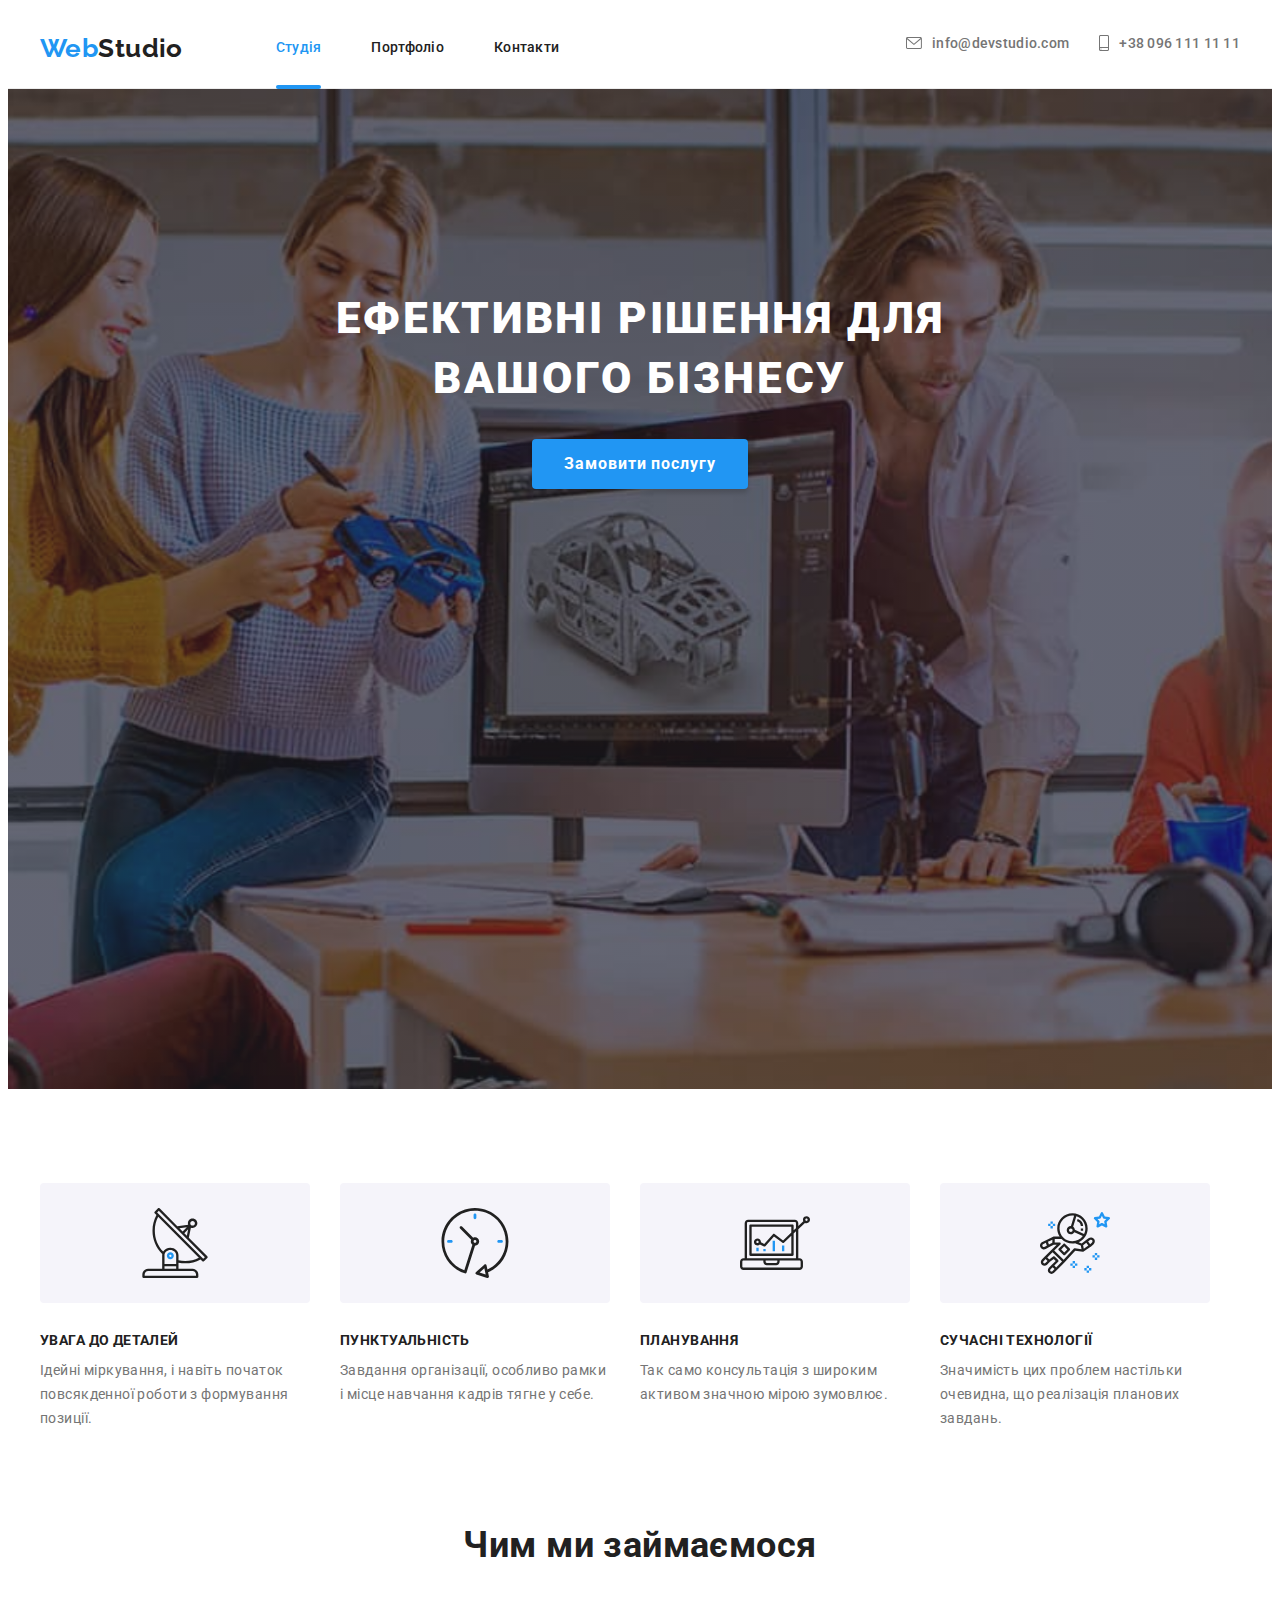
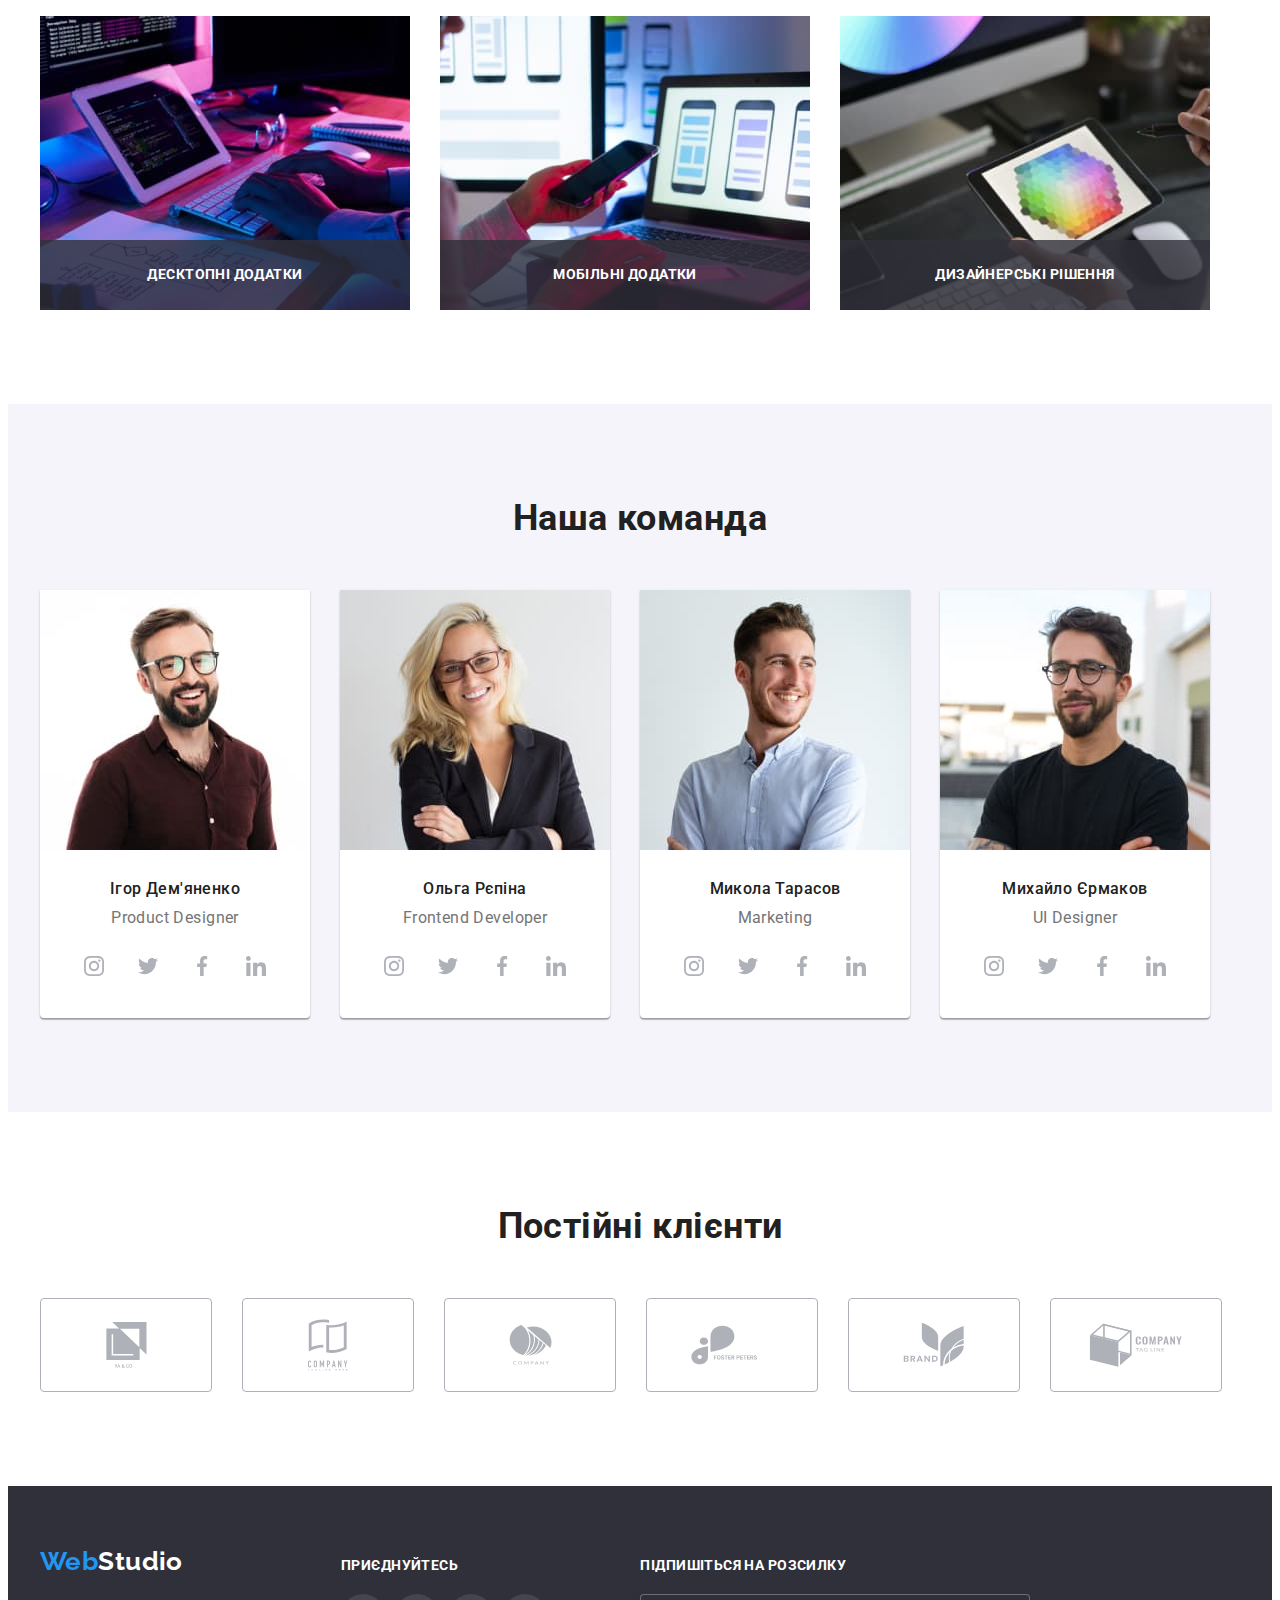
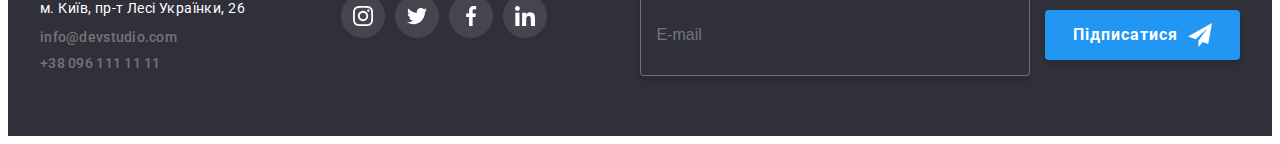
<file: index.html>
<!DOCTYPE html>
<html lang="uk">
  <head>
    <meta charset="UTF-8" />
    <meta http-equiv="X-UA-Compatible" content="IE=edge" />
    <meta name="viewport" content="width=device-width, initial-scale=1.0" />
    <link rel="preconnect" href="https://fonts.googleapis.com" />
    <link rel="preconnect" href="https://fonts.gstatic.com" crossorigin />
    <link
      href="https://fonts.googleapis.com/css2?family=Raleway:wght@700&family=Roboto:wght@400;500;700;900&display=swap"
      rel="stylesheet"
    />
    <link
      rel="stylesheet"
      href="https://cdnjs.cloudflare.com/ajax/libs/modern-normalize/1.1.0/modern-normalize.min.css"
      integrity="sha512-wpPYUAdjBVSE4KJnH1VR1HeZfpl1ub8YT/NKx4PuQ5NmX2tKuGu6U/JRp5y+Y8XG2tV+wKQpNHVUX03MfMFn9Q=="
      crossorigin="anonymous"
      referrerpolicy="no-referrer"
    />
    <link rel="stylesheet" href="./css/style.css" />
    <title lang="en">WebStudio</title>
  </head>
  <body>
    <header class="page__header">
      <div class="container flex-container">
        <nav class="nav">
          <a class="logo__link link" href="./index.html" lang="en"
            ><span class="logo__style">Web</span>Studio</a
          >
          <ul class="nav__list">
            <li class="nav__item item">
              <a class="nav__link link current" href="./index.html">Студія</a>
            </li>
            <li class="nav__item item">
              <a class="nav__link link" href="./portfolio.html">Портфоліо</a>
            </li>
            <li class="nav__item item">
              <a class="nav__link link" href="">Контакти</a>
            </li>
          </ul>
        </nav>
        <ul class="header-contact">
          <li class="contact-item">
            <a class="contact-mail link" href="malito:info@devstudio.com">
              <svg class="contact-icon" width="16" height="12">
                <use href="./imeges/icons.svg#icon-envelope"></use></svg
              >info@devstudio.com
            </a>
          </li>
          <li class="contact-item">
            <a class="contact-phone-number link" href="tel:+380961111111">
              <svg class="contact-icon" width="10" height="16">
                <use href="./imeges/icons.svg#icon-smartphone"></use>
              </svg>
              +38 096 111 11 11</a
            >
          </li>
        </ul>
      </div>
    </header>

    <main>
      <section class="section page">
        <div class="container">
          <h1 class="page__title">Ефективні рішення для вашого бізнесу</h1>
          <button class="button" type="button" data-modal-open>
            Замовити послугу
          </button>
        </div>
      </section>
      <section class="section feature">
        <div class="container">
          <h2 class="feature__subject visually-hidden">Наші особливості</h2>
          <ul class="feature-items">
            <li class="feature-item item">
              <div class="feature-item-icon">
                <svg width="70" height="70">
                  <use href="./imeges/icons.svg#icon-antenna"></use>
                </svg>
              </div>
              <h3 class="feature-title">УВАГА ДО ДЕТАЛЕЙ</h3>
              <p class="feature__text">
                Ідейні міркування, і навіть початок повсякденної роботи з
                формування позиції.
              </p>
            </li>
            <li class="feature-item item">
              <div class="feature-item-icon">
                <svg width="70" height="70">
                  <use href="./imeges/icons.svg#icon-clock"></use>
                </svg>
              </div>
              <h3 class="feature-title">ПУНКТУАЛЬНІСТЬ</h3>
              <p class="feature__text">
                Завдання організації, особливо рамки і місце навчання кадрів
                тягне у себе.
              </p>
            </li>
            <li class="feature-item item">
              <div class="feature-item-icon">
                <svg width="70" height="70">
                  <use href="./imeges/icons.svg#icon-diagram"></use>
                </svg>
              </div>
              <h3 class="feature-title">ПЛАНУВАННЯ</h3>
              <p class="feature__text">
                Так само консультація з широким активом значною мірою зумовлює.
              </p>
            </li>
            <li class="feature-item item">
              <div class="feature-item-icon">
                <svg width="70" height="70">
                  <use href="./imeges/icons.svg#icon-astronaut"></use>
                </svg>
              </div>
              <h3 class="feature-title">СУЧАСНІ ТЕХНОЛОГІЇ</h3>
              <p class="feature__text">
                Значимість цих проблем настільки очевидна, що реалізація
                планових завдань.
              </p>
            </li>
          </ul>
        </div>
      </section>
      <section class="section make">
        <div class="container">
          <h2 class="make-title">Чим ми займаємося</h2>
          <ul class="make-items">
            <li class="make-item item">
              <img
                src="./imeges/img-4.jpg"
                alt="людина створює сайт"
                width="370"
                height="294"
              />
              <p class="label">Десктопні додатки</p>
            </li>
            <li class="make-item item">
              <img
                src="./imeges/img-5.jpg"
                alt="людина працює з телефоном"
                width="370"
                height="294"
              />
              <p class="label">Мобільні додатки</p>
            </li>
            <li class="make-item item">
              <img
                src="./imeges/img-6.jpg"
                alt="людина працює з планшетом"
                width="370"
                height="294"
              />
              <p class="label">Дизайнерські рішення</p>
            </li>
          </ul>
        </div>
      </section>
      <section class="section team">
        <div class="container">
          <h2 class="team-title">Наша команда</h2>
          <ul class="team-cards">
            <li class="team-card item">
              <img
                src="./imeges/img.jpg"
                width="270"
                height="260"
                alt="Ігор Дем'яненко"
              />
              <div class="team-card-content">
                <h3 class="team-card-title">Ігор Дем'яненко</h3>
                <p class="team-card-text" lang="en">Product Designer</p>
              </div>
              <ul class="social-wrapper">
                <li class="social-list">
                  <a class="social-link">
                    <svg class="social-icon" width="20" height="20">
                      <use href="./imeges/icons.svg#icon-instagram"></use>
                    </svg>
                  </a>
                </li>
                <li class="social-list">
                  <a class="social-link">
                    <svg class="social-icon" width="20" height="20">
                      <use href="./imeges/icons.svg#icon-twitter"></use>
                    </svg>
                  </a>
                </li>
                <li class="social-list">
                  <a class="social-link">
                    <svg class="social-icon" width="20" height="20">
                      <use href="./imeges/icons.svg#icon-facebook"></use>
                    </svg>
                  </a>
                </li>
                <li class="social-list">
                  <a class="social-link">
                    <svg class="social-icon" width="20" height="20">
                      <use href="./imeges/icons.svg#icon-linkedin"></use>
                    </svg>
                  </a>
                </li>
              </ul>
            </li>
            <li class="team-card item">
              <img
                src="./imeges/img-1.jpg"
                width="270"
                height="260"
                alt="Ольга Рєпіна"
              />
              <div class="team-card-content">
                <h3 class="team-card-title">Ольга Рєпіна</h3>
                <p class="team-card-text" lang="en">Frontend Developer</p>
              </div>
              <ul class="social-wrapper">
                <li class="social-list">
                  <a class="social-link">
                    <svg class="social-icon" width="20" height="20">
                      <use href="./imeges/icons.svg#icon-instagram"></use>
                    </svg>
                  </a>
                </li>
                <li class="social-list">
                  <a class="social-link">
                    <svg class="social-icon" width="20" height="20">
                      <use href="./imeges/icons.svg#icon-twitter"></use>
                    </svg>
                  </a>
                </li>
                <li class="social-list">
                  <a class="social-link">
                    <svg class="social-icon" width="20" height="20">
                      <use href="./imeges/icons.svg#icon-facebook"></use>
                    </svg>
                  </a>
                </li>
                <li class="social-list">
                  <a class="social-link">
                    <svg class="social-icon" width="20" height="20">
                      <use href="./imeges/icons.svg#icon-linkedin"></use>
                    </svg>
                  </a>
                </li>
              </ul>
            </li>
            <li class="team-card item">
              <img
                src="./imeges/img-2.jpg"
                width="270"
                height="260"
                alt="Микола Тарасов"
              />
              <div class="team-card-content">
                <h3 class="team-card-title">Микола Тарасов</h3>
                <p class="team-card-text" lang="en">Marketing</p>
              </div>
              <ul class="social-wrapper">
                <li class="social-list">
                  <a class="social-link">
                    <svg class="social-icon" width="20" height="20">
                      <use href="./imeges/icons.svg#icon-instagram"></use>
                    </svg>
                  </a>
                </li>
                <li class="social-list">
                  <a class="social-link">
                    <svg class="social-icon" width="20" height="20">
                      <use href="./imeges/icons.svg#icon-twitter"></use>
                    </svg>
                  </a>
                </li>
                <li class="social-list">
                  <a class="social-link">
                    <svg class="social-icon" width="20" height="20">
                      <use href="./imeges/icons.svg#icon-facebook"></use>
                    </svg>
                  </a>
                </li>
                <li class="social-list">
                  <a class="social-link">
                    <svg class="social-icon" width="20" height="20">
                      <use href="./imeges/icons.svg#icon-linkedin"></use>
                    </svg>
                  </a>
                </li>
              </ul>
            </li>
            <li class="team-card item">
              <img
                src="./imeges/img-3.jpg"
                width="270"
                height="260"
                alt="Михайло Єрмаков"
              />
              <div class="team-card-content">
                <h3 class="team-card-title">Михайло Єрмаков</h3>
                <p class="team-card-text" lang="en">UI Designer</p>
              </div>
              <ul class="social-wrapper">
                <li class="social-list">
                  <a class="social-link">
                    <svg class="social-icon" width="20" height="20">
                      <use href="./imeges/icons.svg#icon-instagram"></use>
                    </svg>
                  </a>
                </li>
                <li class="social-list">
                  <a class="social-link">
                    <svg class="social-icon" width="20" height="20">
                      <use href="./imeges/icons.svg#icon-twitter"></use>
                    </svg>
                  </a>
                </li>
                <li class="social-list">
                  <a class="social-link">
                    <svg class="social-icon" width="20" height="20">
                      <use href="./imeges/icons.svg#icon-facebook"></use>
                    </svg>
                  </a>
                </li>
                <li class="social-list">
                  <a class="social-link">
                    <svg class="social-icon" width="20" height="20">
                      <use href="./imeges/icons.svg#icon-linkedin"></use>
                    </svg>
                  </a>
                </li>
              </ul>
            </li>
          </ul>
        </div>
      </section>
      <section class="section clients">
        <div class="container">
          <h2 class="clients-title">Постійні клієнти</h2>
          <ul class="clients-item">
            <li class="clients-list">
              <a class="clients-link">
                <svg class="clients-icon" width="41" height="46">
                  <use href="./imeges/icons.svg#icon-client-ya-co"></use>
                </svg>
              </a>
            </li>
            <li>
              <a class="clients-link">
                <svg class="clients-icon" width="40" height="52">
                  <use href="./imeges/icons.svg#icon-client-company-here"></use>
                </svg>
              </a>
            </li>
            <li>
              <a class="clients-link">
                <svg class="clients-icon" width="43" height="41">
                  <use href="./imeges/icons.svg#icon-client-company"></use>
                </svg>
              </a>
            </li>
            <li>
              <a class="clients-link">
                <svg class="clients-icon" width="84" height="40">
                  <use
                    href="./imeges/icons.svg#icon-client-forest-peters"
                  ></use>
                </svg>
              </a>
            </li>
            <li>
              <a class="clients-link">
                <svg class="clients-icon" width="62" height="45">
                  <use href="./imeges/icons.svg#icon-client-brand"></use>
                </svg>
              </a>
            </li>
            <li>
              <a class="clients-link">
                <svg class="clients-icon" width="94" height="44">
                  <use href="./imeges/icons.svg#icon-client-company-tag"></use>
                </svg>
              </a>
            </li>
          </ul>
        </div>
      </section>
    </main>
    <footer class="footer">
      <div class="container footer-flex">
        <div class="foter-contact">
          <a class="logo__link link" href="./index.html">
            <span class="logo__style">Web</span>Studio
          </a>
          <address class="address">
            <ul>
              <li class="item">
                <a
                  class="contacts-address-link link"
                  href="https://goo.gl/maps/CyTcwGqxoQTueNPZ7"
                  target="_blank"
                >
                  м. Київ, пр-т Лесі Українки, 26
                </a>
              </li>
              <li class="item">
                <a class="contact-mail link" href="mailto:info@devstudio.com"
                  >info@devstudio.com</a
                >
              </li>
              <li class="item">
                <a class="contact-phone-number link" href="tel:+380961111111"
                  >+38 096 111 11 11</a
                >
              </li>
            </ul>
          </address>
        </div>
        <div class="footer-social">
          <b class="foter-title">приєднуйтесь</b>
          <ul class="social-wrapper">
            <li class="social-list">
              <a class="social-link footer-icon">
                <svg class="social-icon" width="20" height="20">
                  <use href="./imeges/icons.svg#icon-instagram"></use>
                </svg>
              </a>
            </li>
            <li class="social-list">
              <a class="social-link footer-icon">
                <svg class="social-icon" width="20" height="20">
                  <use href="./imeges/icons.svg#icon-twitter"></use>
                </svg>
              </a>
            </li>
            <li class="social-list">
              <a class="social-link footer-icon">
                <svg class="social-icon" width="20" height="20">
                  <use href="./imeges/icons.svg#icon-facebook"></use>
                </svg>
              </a>
            </li>
            <li class="social-list">
              <a class="social-link footer-icon">
                <svg class="social-icon" width="20" height="20">
                  <use href="./imeges/icons.svg#icon-linkedin"></use>
                </svg>
              </a>
            </li>
          </ul>
        </div>
        <div class="footer-sabscribe">
          <b class="foter-title">Підпишіться на розсилку</b>
          <form class="sabscribe">
            <label class="subscribe--label">
              <input
                type="email"
                class="subscribe-input"
                name="email"
                placeholder="E-mail"
              />
            </label>
            <button class="button button--subscribe" type="submit">
              Підписатися
              <svg class="icon-send" width="24" height="24">
                <use href="./imeges/icons.svg#icon-icon-send"></use>
              </svg>
            </button>
          </form>
        </div>
      </div>
    </footer>
    <div class="backdrop is-hidden" data-modal>
      <div class="modal">
        <button class="modal-btn" type="button" data-modal-close>
          <svg class="close" width="18" height="18">
            <use href="./imeges/icons.svg#icon-close"></use>
          </svg>
        </button>
        <div class="modal--form">
          <div class="modal-title">Залиште свої дані, ми вам передзвонимо</div>
          <form name="modal_form" autocomplete="on" novalidate>
            <div class="form-field">
              <label for="name" class="form-label">Ім'я </label>
              <input type="text" class="form-input" name="name" id="name" />
              <svg class="modal-icon" width="18" height="18">
                <use href="./imeges/icons.svg#icon-modal-user"></use>
              </svg>
            </div>

            <div class="form-field">
              <label for="tel" class="form-label">Телефон</label>
              <input type="tel" class="form-input" name="phone" id="tel" />
              <svg class="modal-icon" width="18" height="18">
                <use href="./imeges/icons.svg#icon-modal-tel"></use>
              </svg>
            </div>

            <div class="form-field">
              <label for="mail" class="form-label">Пошта</label>
              <input type="email" class="form-input" name="email" id="mail" />
              <svg class="modal-icon" width="18" height="18">
                <use href="./imeges/icons.svg#icon-modal-mail"></use>
              </svg>
            </div>

            <div class="form-field">
              <label for="comment" class="form-label">Коментар</label>
              <textarea
                name="comment"
                id="comment"
                placeholder="Введіть текст"
              ></textarea>
            </div>

            <div class="form-field">
              <label class="label-checkbox">
                <input
                  class="checkbox"
                  type="checkbox"
                  name="checkbox"
                  value=""
                />
                Погоджуюся з розсилкою та приймаю
                <a class="policy_link" href="#">Умови договору</a>
                <span class="checkbox-icon">
                  <!-- <svg class="modal-icon" width="16" height="15">
                    <use href="./imeges/icons.svg#icon-icon-check"></use>
                  </svg> -->
                </span>
              </label>
            </div>

            <button class="button modal-button" type="submit">
              Відправити
            </button>
          </form>
        </div>
      </div>
    </div>
    <script src="./js/modal.js"></script>
  </body>
</html>
</file>
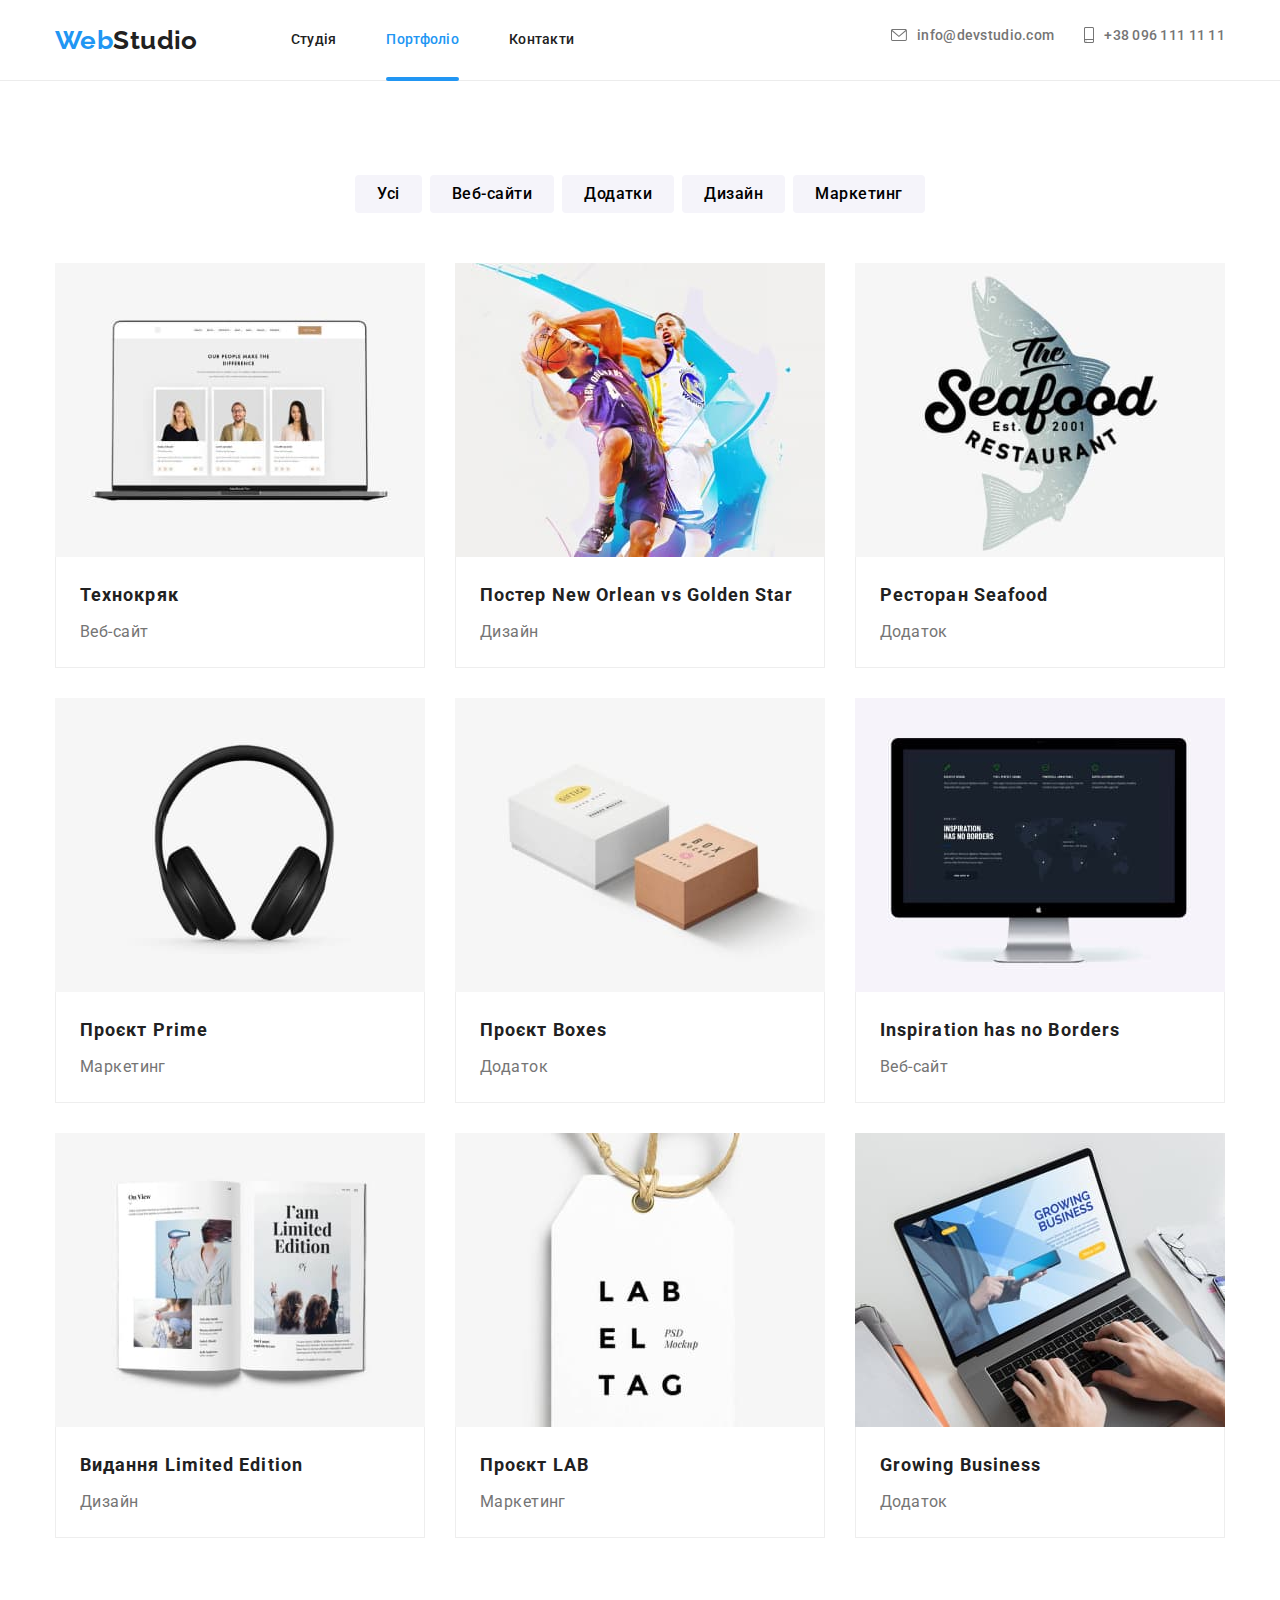
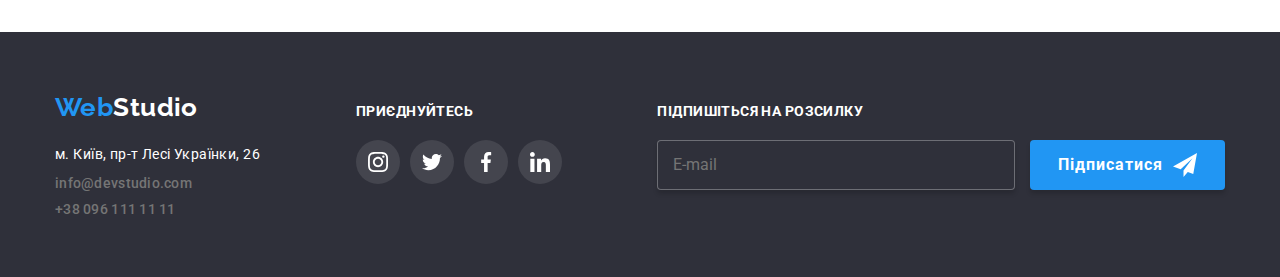
<file: portfolio.html>
<!DOCTYPE html>
<html lang="uk">
  <head>
    <meta charset="UTF-8" />
    <meta http-equiv="X-UA-Compatible" content="IE=edge" />
    <meta name="viewport" content="width=device-width, initial-scale=1.0" />
    <link rel="preconnect" href="https://fonts.googleapis.com" />
    <link rel="preconnect" href="https://fonts.gstatic.com" crossorigin />
    <link
      href="https://fonts.googleapis.com/css2?family=Raleway:wght@700&family=Roboto:wght@400;500;700;900&display=swap"
      rel="stylesheet"
    />
    <link
      rel="stylesheet"
      href="https://cdnjs.cloudflare.com/ajax/libs/modern-normalize/1.1.0/modern-normalize.min.css"
    />
    <link rel="stylesheet" href="./css/style.css" />
    <title lang="en">WebStudio</title>
  </head>
  <body>
    <header class="page__header">
      <div class="container flex-container">
        <nav class="nav">
          <a class="logo__link link" href="./index.html" lang="en"
            ><span class="logo__style">Web</span>Studio</a
          >
          <ul class="nav__list">
            <li class="nav__item item">
              <a class="nav__link link" href="./index.html">Студія</a>
            </li>
            <li class="nav__item item">
              <a class="nav__link link current" href="./portfolio.html"
                >Портфоліо</a
              >
            </li>
            <li class="nav__item item">
              <a class="nav__link link" href="">Контакти</a>
            </li>
          </ul>
        </nav>
        <ul class="header-contact">
          <li class="contact-item">
            <a class="contact-mail link" href="malito:info@devstudio.com">
              <svg class="contact-icon" width="16" height="12">
                <use href="./imeges/icons.svg#icon-envelope"></use></svg
              >info@devstudio.com
            </a>
          </li>
          <li class="contact-item">
            <a class="contact-phone-number link" href="tel:+380961111111">
              <svg class="contact-icon" width="10" height="16">
                <use href="./imeges/icons.svg#icon-smartphone"></use>
              </svg>
              +38 096 111 11 11</a
            >
          </li>
        </ul>
      </div>
    </header>

    <main>
      <section class="section portfolio">
        <div class="container">
          <h1 class="visually-hidden">Наші роботи</h1>
          <ul class="filter">
            <li class="item">
              <button class="filter-button" type="button">Усі</button>
            </li>
            <li class="item">
              <button class="filter-button" type="button">Веб-сайти</button>
            </li>
            <li class="item">
              <button class="filter-button" type="button">Додатки</button>
            </li>
            <li class="item">
              <button class="filter-button" type="button">Дизайн</button>
            </li>
            <li class="item">
              <button class="filter-button" type="button">Маркетинг</button>
            </li>
          </ul>
          <ul class="portfolio-list">
            <li class="portfolio-item item">
              <a class="portfolio-item-link link" href="">
                <div class="portfolio--overlay">
                  <img
                    src="./imeges/portfolio/img.jpg"
                    width="370"
                    alt="Веб-сайт"
                  />
                  <p class="overlay--text">
                    Ресурс пропонує комплексні пропозиції з різним рівнем
                    функціоналу та сервісів. Все це дозволить відвідувачу
                    отримати вичерпні відомості про компанію чи приватну особу.
                  </p>
                </div>

                <div class="card-content">
                  <h2 class="portfolio-title">Технокряк</h2>
                  <p class="portfolio-text">Веб-сайт</p>
                </div>
              </a>
            </li>
            <li class="portfolio-item item">
              <a class="portfolio-item-link link" href="">
                <div class="portfolio--overlay">
                  <img
                    src="./imeges/portfolio/img-1.jpg"
                    width="370"
                    alt="Постер баскетболісти"
                  />
                  <p class="overlay--text">
                    Ресурс пропонує комплексні пропозиції з різним рівнем
                    функціоналу та сервісів. Все це дозволить відвідувачу
                    отримати вичерпні відомості про компанію чи приватну особу.
                  </p>
                </div>

                <div class="card-content">
                  <h2 class="portfolio-title">
                    Постер New Orlean vs Golden Star
                  </h2>
                  <p class="portfolio-text">Дизайн</p>
                </div>
              </a>
            </li>
            <li class="portfolio-item item">
              <a class="portfolio-item-link link" href="">
                <div class="portfolio--overlay">
                  <img
                    src="./imeges/portfolio/img-2.jpg"
                    width="370"
                    alt="додаток для ресторану"
                  />
                  <p class="overlay--text">
                    Ресурс пропонує комплексні пропозиції з різним рівнем
                    функціоналу та сервісів. Все це дозволить відвідувачу
                    отримати вичерпні відомості про компанію чи приватну особу.
                  </p>
                </div>

                <div class="card-content">
                  <h2 class="portfolio-title">Ресторан Seafood</h2>
                  <p class="portfolio-text">Додаток</p>
                </div>
              </a>
            </li>
            <li class="portfolio-item item">
              <a class="portfolio-item-link link" href="">
                <div class="portfolio--overlay">
                  <img
                    src="./imeges/portfolio/img-3.jpg"
                    width="370"
                    alt="навушники"
                  />
                  <p class="overlay--text">
                    Ресурс пропонує комплексні пропозиції з різним рівнем
                    функціоналу та сервісів. Все це дозволить відвідувачу
                    отримати вичерпні відомості про компанію чи приватну особу.
                  </p>
                </div>

                <div class="card-content">
                  <h2 class="portfolio-title">Проєкт Prime</h2>
                  <p class="portfolio-text">Маркетинг</p>
                </div>
              </a>
            </li>
            <li class="portfolio-item item">
              <a class="portfolio-item-link link" href="">
                <div class="portfolio--overlay">
                  <img
                    src="./imeges/portfolio/img-4.jpg"
                    width="370"
                    alt="коробки"
                  />

                  <p class="overlay--text">
                    Ресурс пропонує комплексні пропозиції з різним рівнем
                    функціоналу та сервісів. Все це дозволить відвідувачу
                    отримати вичерпні відомості про компанію чи приватну особу.
                  </p>
                </div>

                <div class="card-content">
                  <h2 class="portfolio-title">Проєкт Boxes</h2>
                  <p class="portfolio-text">Додаток</p>
                </div>
              </a>
            </li>
            <li class="portfolio-item item">
              <a class="portfolio-item-link link" href="">
                <div class="portfolio--overlay">
                  <img
                    src="./imeges/portfolio/img-5.jpg"
                    width="370"
                    alt="Веб-сайт"
                  />
                  <p class="overlay--text">
                    Ресурс пропонує комплексні пропозиції з різним рівнем
                    функціоналу та сервісів. Все це дозволить відвідувачу
                    отримати вичерпні відомості про компанію чи приватну особу.
                  </p>
                </div>

                <div class="card-content">
                  <h2 class="portfolio-title">Inspiration has no Borders</h2>
                  <p class="portfolio-text">Веб-сайт</p>
                </div>
              </a>
            </li>
            <li class="portfolio-item item">
              <a class="portfolio-item-link link" href="">
                <div class="portfolio--overlay">
                  <img
                    src="./imeges/portfolio/img-6.jpg"
                    width="370"
                    alt="книга"
                  />
                  <p class="overlay--text">
                    Ресурс пропонує комплексні пропозиції з різним рівнем
                    функціоналу та сервісів. Все це дозволить відвідувачу
                    отримати вичерпні відомості про компанію чи приватну особу.
                  </p>
                </div>

                <div class="card-content">
                  <h2 class="portfolio-title">Видання Limited Edition</h2>
                  <p class="portfolio-text">Дизайн</p>
                </div>
              </a>
            </li>
            <li class="portfolio-item item">
              <a class="portfolio-item-link link" href="">
                <div class="portfolio--overlay">
                  <img
                    src="./imeges/portfolio/img-7.jpg"
                    width="370"
                    alt="етикетка"
                  />
                  <p class="overlay--text">
                    Ресурс пропонує комплексні пропозиції з різним рівнем
                    функціоналу та сервісів. Все це дозволить відвідувачу
                    отримати вичерпні відомості про компанію чи приватну особу.
                  </p>
                </div>

                <div class="card-content">
                  <h2 class="portfolio-title">Проєкт LAB</h2>
                  <p class="portfolio-text">Маркетинг</p>
                </div>
              </a>
            </li>
            <li class="portfolio-item item">
              <a class="portfolio-item-link link" href="">
                <div class="portfolio--overlay">
                  <img
                    src="./imeges/portfolio/img-8.jpg"
                    width="370"
                    alt="ноутбук"
                  />
                  <p class="overlay--text">
                    Ресурс пропонує комплексні пропозиції з різним рівнем
                    функціоналу та сервісів. Все це дозволить відвідувачу
                    отримати вичерпні відомості про компанію чи приватну особу.
                  </p>
                </div>

                <div class="card-content">
                  <h2 class="portfolio-title">Growing Business</h2>
                  <p class="portfolio-text">Додаток</p>
                </div>
              </a>
            </li>
          </ul>
        </div>
      </section>
    </main>
    <footer class="footer">
      <div class="container footer-flex">
        <div class="foter-contact">
          <a class="logo__link link" href="./index.html">
            <span class="logo__style">Web</span>Studio
          </a>
          <address class="address">
            <ul>
              <li class="item">
                <a
                  class="contacts-address-link link"
                  href="https://goo.gl/maps/CyTcwGqxoQTueNPZ7"
                  target="_blank"
                >
                  м. Київ, пр-т Лесі Українки, 26
                </a>
              </li>
              <li class="item">
                <a class="contact-mail link" href="mailto:info@devstudio.com"
                  >info@devstudio.com</a
                >
              </li>
              <li class="item">
                <a class="contact-phone-number link" href="tel:+380961111111"
                  >+38 096 111 11 11</a
                >
              </li>
            </ul>
          </address>
        </div>
        <div class="footer-social">
          <h3 class="foter-title">приєднуйтесь</h3>
          <ul class="social-wrapper">
            <li class="social-list">
              <a class="social-link footer-icon">
                <svg class="social-icon" width="20" height="20">
                  <use href="./imeges/icons.svg#icon-instagram"></use>
                </svg>
              </a>
            </li>
            <li class="social-list">
              <a class="social-link footer-icon">
                <svg class="social-icon" width="20" height="20">
                  <use href="./imeges/icons.svg#icon-twitter"></use>
                </svg>
              </a>
            </li>
            <li class="social-list">
              <a class="social-link footer-icon">
                <svg class="social-icon" width="20" height="20">
                  <use href="./imeges/icons.svg#icon-facebook"></use>
                </svg>
              </a>
            </li>
            <li class="social-list">
              <a class="social-link footer-icon">
                <svg class="social-icon" width="20" height="20">
                  <use href="./imeges/icons.svg#icon-linkedin"></use>
                </svg>
              </a>
            </li>
          </ul>
        </div>
        <div class="footer-sabscribe">
          <b class="foter-title">Підпишіться на розсилку</b>
          <form class="sabscribe">
            <label class="subscribe--label">
              <input
                type="email"
                class="subscribe-input"
                name="email"
                placeholder="E-mail"
              />
            </label>
            <button class="button button--subscribe" type="submit">
              Підписатися
              <svg class="icon-send" width="24" height="24">
                <use href="./imeges/icons.svg#icon-icon-send"></use>
              </svg>
            </button>
          </form>
        </div>
      </div>
    </footer>
  </body>
</html>
</file>
<file: css/style.css>
:root {
  --main-font: 'Roboto', sans-serif;
  --primary-text-color: #212121;
  --secondary-text-color: #757575;
  --accent-color: #2196f3;
  --background-color-footer: #2f303a;
  --color-white: #fff;
}
.container {
  width: 1200px;
  margin: 0 auto;
  padding: 0 15px;
}

body {
  font-family: var(--main-font);
  font-size: 14px;
  color: var(--primary-text-color);
  background-color: var(--color-white);
  letter-spacing: 0.03em;
}
h1,
h2,
h3,
h4,
h5,
h6,
p {
  margin: 0;
}

ul,
ol {
  margin: 0;
  padding-left: 0;
  list-style: none;
}

img {
  display: block;
  max-width: 100%;
  height: auto;
}

button {
  cursor: pointer;
}
a {
  text-decoration: none;
}
address {
  font-style: normal;
}

.link {
  text-decoration: none;
  color: inherit;
}
.item {
  list-style: none;
}

.section {
  padding-top: 94px;
  padding-bottom: 94px;
}
/* button {
  font-family: inherit;
  cursor: pointer;
}  */
/*________-____header______________--- */
.page__header {
  border-bottom: 1px solid #ececec;
}

.flex-container {
  display: flex;
  align-items: center;
}

.nav {
  display: flex;
  align-items: center;
}
/* header a {
  padding: 25px 0px 25px 0px;
} */
.header-contact {
  display: flex;
  margin-left: auto;
}
.nav__list .item:not(:last-child),
.header-contact .item:not(:last-child) {
  margin-right: 50px;
}
.nav .logo__link {
  margin-right: 93px;
}

.logo__link {
  font-family: 'Raleway', sans-serif;
  font-weight: 700;
  font-size: 26px;
  line-height: 1.17;
}
.logo__style {
  color: var(--accent-color);
}

.nav__list {
  display: flex;
  align-items: center;
}
.nav__link {
  padding: 32px 0px;

  display: inline-block;
  font-weight: 500;
  line-height: 1.14;
  letter-spacing: 0.02em;

  transition-property: color;
  transition-duration: 250ms;
  transition-timing-function: cubic-bezier(0.4, 0, 0.2, 1);
}
.nav__link:hover,
.nav__link:focus {
  color: var(--accent-color);
}
.contact-mail,
.contact-phone-number {
  display: flex;
  align-items: center;
  font-weight: 500;
  line-height: 1.17;
  letter-spacing: 0.02em;

  color: var(--secondary-text-color);

  transition-property: color;
  transition-duration: 250ms;
  transition-timing-function: cubic-bezier(0.4, 0, 0.2, 1);
}
/* --------- */
.contact-item:not(:last-child) {
  margin-right: 30px;
}
.contact-icon {
  fill: currentColor;
  margin-right: 10px;

  transition-property: fill;
  transition-duration: 250ms;
  transition-timing-function: cubic-bezier(0.4, 0, 0.2, 1);
}
/* --------- */
.contact-mail:hover,
.contact-mail:focus,
.contact-phone-number:hover,
.contact-phone-number:focus,
.contacts-address-link:hover,
.contacts-address-link:focus,
.contact-icon:hover,
.contact-icon:focus {
  color: var(--accent-color);
}

.current {
  color: var(--accent-color);
  position: relative;
}
.current::before {
  content: '';
  position: absolute;
  bottom: -1px;
  left: 0;
  width: 100%;
  height: 4px;
  background-color: var(--accent-color);
  border-radius: 2px;
}

/* -------index----------------------------- */

/* ----page--- */
.page {
  max-width: 1600px;
  min-height: 600px;
  margin: 0 auto;

  background-image: linear-gradient(
      to right,
      rgba(47, 48, 58, 0.4),
      rgba(47, 48, 58, 0.4)
    ),
    url('../imeges/header-img.jpg');
  background-repeat: no-repeat;
  background-color: rgba(47, 48, 58, 0.4);
  background-position: center;
  background-size: cover;

  text-align: center;
  padding-top: 200px;
  padding-bottom: 200px;
}
.page__title {
  max-width: 696px;
  margin: 0 auto;
  font-weight: 900;
  font-size: 44px;
  line-height: 1.36;
  letter-spacing: 0.06em;
  text-transform: uppercase;
  color: var(--color-white);

  margin-bottom: 30px;
}
.button {
  border-radius: 4px;
  box-shadow: 0px 4px 4px rgba(0, 0, 0, 0.15);
  padding: 10px 32px;
  display: inline-block;
  text-align: center;

  font-family: inherit;
  font-weight: 700;
  font-size: 16px;
  line-height: 1.875;
  letter-spacing: 0.06em;

  cursor: pointer;
  border: transparent;

  color: var(--color-white);
  background-color: var(--accent-color);

  transition-property: color, background-color;
  transition-duration: 250ms, 250ms;
  transition-timing-function: cubic-bezier(0.4, 0, 0.2, 1);
}
.button:hover,
.button:focus {
  color: var(--accent-color);
  background-color: var(--color-white);
}
/* -----------feature---- */
.feature {
  padding-bottom: 0;
}
.visually-hidden {
  position: absolute;
  white-space: nowrap;
  width: 1px;
  height: 1px;
  overflow: hidden;
  border: 0;
  padding: 0;
  clip: rect(0 0 0 0);
  clip-path: inset(50%);
  margin: -1px;
}
.feature-items {
  display: flex;
}
.feature-item {
  width: 270px;
}
.feature-items .item:not(:last-child) {
  margin-right: 30px;
}
.feature-item-icon {
  display: flex;
  justify-content: center;
  background-color: #f5f4fa;
  height: 120px;
  width: 270px;
  align-items: center;
  margin-bottom: 30px;
  border-radius: 4px;
}
.feature-item-icon svg {
  display: block;
}

.feature-title {
  margin-bottom: 10px;
  font-size: 14px;
  line-height: 1.14;
  text-transform: uppercase;
}
.feature__text {
  line-height: 1.71;
  color: var(--secondary-text-color);
}
/* ------make------------------------------------------- */

.make-title {
  margin-bottom: 50px;
  font-size: 36px;
  line-height: 1.16;
  text-align: center;
}
.make-items {
  display: flex;
}
.make-items .item:not(:last-child) {
  margin-right: 30px;
}
.make-item {
  position: relative;
}

.make-item > .label {
  position: absolute;
  bottom: 0;
  left: 0;
  width: 100%;
  height: 70px;

  display: flex;
  justify-content: center;
  align-items: center;

  background-color: rgba(47, 48, 58, 0.8);
  font-weight: 700;
  line-height: 1.14;

  text-transform: uppercase;
  color: #ffffff;
}
/* ----team--------------------------------------- */
.team {
  background-color: #f5f4fa;
}
.team-title {
  margin-bottom: 50px;
  font-size: 36px;
  line-height: 1.16;
  text-align: center;
}
.team-cards {
  display: flex;
}
.team-cards .item:not(:last-child) {
  margin-right: 30px;
}
.team-card {
  background: #ffffff;
  box-shadow: 0px 1px 3px rgba(0, 0, 0, 0.12), 0px 1px 1px rgba(0, 0, 0, 0.14),
    0px 2px 1px rgba(0, 0, 0, 0.2);
  border-radius: 0px 0px 4px 4px;
}

.team-card-content {
  margin-top: 30px;
  margin-bottom: 16px;
}
.team-card-title {
  margin-bottom: 10px;

  font-weight: 500;
  font-size: 16px;
  line-height: 1.18;
  text-align: center;
}
.team-card-text {
  font-size: 16px;
  line-height: 1.18;
  color: var(--secondary-text-color);
  text-align: center;
}

/* social-wrapper------------- */
.social-wrapper {
  display: flex;
  justify-content: center;
  align-items: center;
  gap: 10px;
  margin-bottom: 30px;
}
.social-link {
  display: flex;
  width: 44px;
  height: 44px;
  justify-content: center;
  align-items: center;
  color: #afb1b8;
  border-radius: 50%;
  cursor: pointer;

  transition-property: color, background-color;
  transition-duration: 250ms, 250ms;
  transition-timing-function: cubic-bezier(0.4, 0, 0.2, 1);
}
.social-link:hover,
.social-link:active {
  background-color: var(--accent-color);
  color: #ffffff;
}
.social-icon {
  fill: currentColor;
}

/* -----------clients--------- */

.clients-title {
  margin-bottom: 50px;
  font-size: 36px;
  line-height: 1.16;
  text-align: center;
  color: #212121;
}
.clients-item {
  display: flex;
  gap: 30px;
}
.clients-link {
  display: flex;
  justify-content: center;
  align-items: center;
  width: 170px;
  height: 92px;

  border: 1px solid #afb1b8;
  border-radius: 4px;
  color: #afb1b8;
  cursor: pointer;

  transition-property: color, border;
  transition-duration: 250ms;
  transition-timing-function: cubic-bezier(0.4, 0, 0.2, 1);
}
.clients-icon {
  fill: currentColor;
}

.clients-link:hover,
.clients-link:focus {
  color: var(--accent-color);
  border: 1px solid var(--accent-color);
}

/* ----------------portfolio-----------------------------------*/

.filter {
  display: flex;
  justify-content: center;
  margin-bottom: 50px;
}
.filter .item:not(:last-child) {
  margin-right: 8px;
}
.filter-button:hover,
.filter-button:focus {
  background-color: var(--accent-color);
  color: var(--color-white);
  box-shadow: 0px 3px 1px rgba(0, 0, 0, 0.1), 0px 1px 2px rgba(0, 0, 0, 0.08),
    0px 2px 2px rgba(0, 0, 0, 0.12);
}
.portfolio-item-link {
  display: block;
  transition-property: box-shadow;
  transition-duration: 250ms;
  transition-timing-function: cubic-bezier(0.4, 0, 0.2, 1);
}
.portfolio-item-link:hover,
.portfolio-item-link:focus {
  box-shadow: 0px 1px 1px rgba(0, 0, 0, 0.12), 0px 4px 4px rgba(0, 0, 0, 0.06),
    1px 4px 6px rgba(0, 0, 0, 0.16);
}

.filter-button {
  font-family: inherit;
  letter-spacing: 0.03em;
  font-weight: 500;
  font-size: 16px;
  line-height: 1.625;

  background-color: #f5f4fa;
  text-align: center;
  cursor: pointer;
  border-radius: 4px;
  border-style: none;
  padding: 6px 22px;

  transition-property: background-color, color, box-shadow;
  transition-duration: 250ms, 250ms, 250ms;
  transition-timing-function: cubic-bezier(0.4, 0, 0.2, 1);
}
/* ----------------------- */
.portfolio-list {
  display: flex;
  flex-wrap: wrap;
  margin-left: -30px;
  margin-top: -30px;
}

.portfolio-list > .item {
  flex-basis: calc(100% / 3 - 30px);
  margin-left: 30px;
  margin-top: 30px;
}

.card-content {
  padding: 20px 24px;
  border-left: 1px solid #eeeeee;
  border-right: 1px solid #eeeeee;
  border-bottom: 1px solid #eeeeee;
}
.portfolio-title {
  margin-bottom: 4px;
  font-weight: 700;
  font-size: 18px;
  line-height: 2;
  letter-spacing: 0.06em;
  color: inherit;
}

.portfolio-text {
  font-size: 16px;
  line-height: 1.875;
  color: var(--secondary-text-color);
}
/* portfolio-hover-text---overlay-- */
.portfolio--overlay {
  position: relative;
  overflow: hidden;
}
.portfolio--overlay::before {
  display: inline-block;
  content: '';
  position: absolute;
  left: 0;
  top: 0;
  width: 100%;
  height: 100%;
  background-color: rgba(33, 150, 243, 0.9);
  transform: translateY(100%);
  transition: transform 250ms linear;
}
.overlay--text {
  position: absolute;
  top: 0;
  left: 0;
  font-size: 18px;
  line-height: 1.55;
  letter-spacing: 0.03em;
  color: #fff;

  padding: 63px 24px;
  transform: translateY(100%);
  transition: transform 250ms linear;
}
.portfolio-item-link:hover .portfolio--overlay::before {
  transform: translateY(0);
}
.portfolio-item-link:hover .overlay--text {
  transform: translateY(0);
}
/* -----------footer---------------------------------------------- */
.footer {
  padding-top: 60px;
  padding-bottom: 60px;
  background-color: var(--background-color-footer);
  color: var(--color-white);
}
.footer .link {
  display: inline-block;
}
.foter-contact > .link {
  margin-bottom: 20px;
}
.address {
  font-style: normal;
  width: 231px;
}
.contacts-address-link {
  margin-bottom: 9px;
  line-height: calc(24 / 14);
  color: var(--color-white);

  transition-property: color;
  transition-duration: 250ms;
  transition-timing-function: cubic-bezier(0.4, 0, 0.2, 1);
}
.contact-mail {
  margin-bottom: 9px;
}

/* social-------------- */

.footer-icon {
  color: #ffffff;
  background-color: rgba(255, 255, 255, 0.1);
}

.foter-title {
  display: inline-block;
  font-size: 14px;
  line-height: 1.14;
  text-transform: uppercase;

  margin-bottom: 20px;
}
.footer-flex {
  display: flex;
  align-items: baseline;
}
.foter-contact {
  margin-right: 70px;
}
.footer-social > .social-wrapper {
  margin-bottom: 0;
}
/* -----------sabscribe--input---footer----------------------------------- */
.footer-sabscribe {
  display: block;
  margin-left: auto;
}
.sabscribe {
  display: flex;
  justify-content: center;
  align-items: center;
}
.subscribe-input {
  width: 358px;
  height: 50px;
  border: 1px solid rgba(255, 255, 255, 0.3);
  border-radius: 4px;
  background-color: var(--background-color-footer);
  color: #fff;
  margin-right: 15px;
  box-shadow: 0px 4px 4px rgba(0, 0, 0, 0.15);
  padding: 15px;
  font-size: 16px;
  line-height: 1.2;
}

.button--subscribe {
  display: flex;
  align-items: center;
  justify-content: center;
  padding: 10px 28px;
}
.icon-send {
  margin-left: 10px;
  fill: currentColor;
}
.icon-send:hover {
  fill: var(--accent-color);
}

/* -----------------backdrop------------ */
.backdrop {
  position: fixed;
  top: 0;
  width: 100%;
  height: 100%;
  background-color: rgba(0, 0, 0, 0.2);

  transition: opacity 300ms linear, visibility 300ms linear;
}
/* кінцевий стан */
.modal {
  position: absolute;
  top: 50%;
  left: 50%;
  transform: translate(-50%, -50%);
  width: 528px;
  min-height: 581px;
  background-color: #ffffff;
  box-shadow: 0px 1px 3px rgba(0, 0, 0, 0.12), 0px 1px 1px rgba(0, 0, 0, 0.14),
    0px 2px 1px rgba(0, 0, 0, 0.2);
  border-radius: 4px;
  transform: translate(-50%, -50%) scaleY(1);
  transition: transform 300ms linear;
}
/* початковий */
.backdrop.is-hidden .modal {
  transform: translate(-50%, -50%) scaleY(0);
}
.modal-btn {
  position: absolute;
  width: 30px;
  height: 30px;
  border: 1px solid rgba(0, 0, 0, 0.1);
  border-radius: 50%;
  background-color: transparent;
  transition: border 350ms linear;
  right: 12px;
  top: 10px;

  cursor: pointer;
}
.modal-btn:hover,
.modal-btn:focus {
  border: 1px solid rgba(33, 150, 243, 0.8);
}

.is-hidden {
  opacity: 0;
  visibility: hidden;
  pointer-events: none;
}
/* хрестик_____кнопка закриття___ */
.close {
  position: absolute;
  top: 6px;
  left: 5px;
  transition: fill 250ms linear;
}
.modal-btn:hover,
.modal-btn:focus .close {
  fill: var(--accent-color);
}

/* modal--forma */

.modal--form {
  padding: 40px;
}
.modal-title {
  font-weight: 700;
  font-size: 20px;
  line-height: 1.15;
  text-align: center;
  color: #212121;
  margin-bottom: 12px;
}
.modal_form {
}
textarea {
  resize: none;
  width: 100%;
  height: 120px;
  border-radius: 4px;
  border: 1px solid rgba(33, 33, 33, 0.2);
  outline: none;
  padding: 12px 16px;
  transition: border-color 250ms linear;
  cursor: pointer;
}

textarea:focus,
textarea:hover {
  border-color: var(--accent-color);
}

.form-label {
  display: block;
  margin-bottom: 4px;
  color: #757575;
}

.form-input {
  margin: 0;
  width: 100%;
  height: 40px;
  padding-left: 42px;

  border-radius: 4px;
  border: 1px solid rgba(33, 33, 33, 0.2);
  margin-bottom: 10px;
  outline: none;
  transition: border-color 250ms linear;
  cursor: pointer;
}

.form-field {
  position: relative;
  color: #212121;
}

.form-field:nth-child(4) {
  margin-bottom: 20px;
}
.form-field:nth-child(5) {
  margin-bottom: 30px;
}
.modal-icon use {
}

.modal-icon {
  position: absolute;
  top: 31px;
  left: 15px;

  fill: currentColor;
  transition: fill 250ms linear;
}

.form-input:hover ~ .modal-icon,
.form-input:focus ~ .modal-icon {
  fill: var(--accent-color);
}
.form-input:hover,
.form-input:focus {
  border-color: var(--accent-color);
}
.modal-button {
  display: block;
  margin: 0 auto;
  outline: none;
}

.checkbox-icon {
  position: absolute;
  top: 3px;
  left: 11px;
  /* margin-top: 0em; */
  /* margin-left: 29em; */
  width: 1.14em;
  height: 1.07em;
  overflow: hidden;
  border-radius: 2px;
  background-color: white;
  background-repeat: no-repeat;
  background-position: 50% 50%;
  box-shadow: 0 0 0 0.1em #212121;
}

.label-checkbox {
  display: flex;
  justify-content: center;
  vertical-align: baseline;
  cursor: pointer;
  font-size: 14px;
  line-height: 1.71;
  color: var(--secondary-text-color);
  text-shadow: 0px 4px 4px rgba(0, 0, 0, 0.25);
}
.checkbox {
  appearance: none;
  cursor: pointer;
}
.checkbox:hover ~ .checkbox-icon,
.checkbox:focus ~ .checkbox-icon {
  box-shadow: 0 0 0 0.1em var(--accent-color);
}

.checkbox:checked ~ .checkbox-icon {
  background-color: var(--accent-color);
  background-image: url(../imeges/icon-check.svg);
  box-shadow: 0 0 0 0.1em var(--accent-color);
}
.policy_link {
  padding-left: 5px;
  color: var(--accent-color);
  text-decoration: underline;
  outline: none;
}
.policy_link:hover,
.policy_link:focus {
}
</file>
